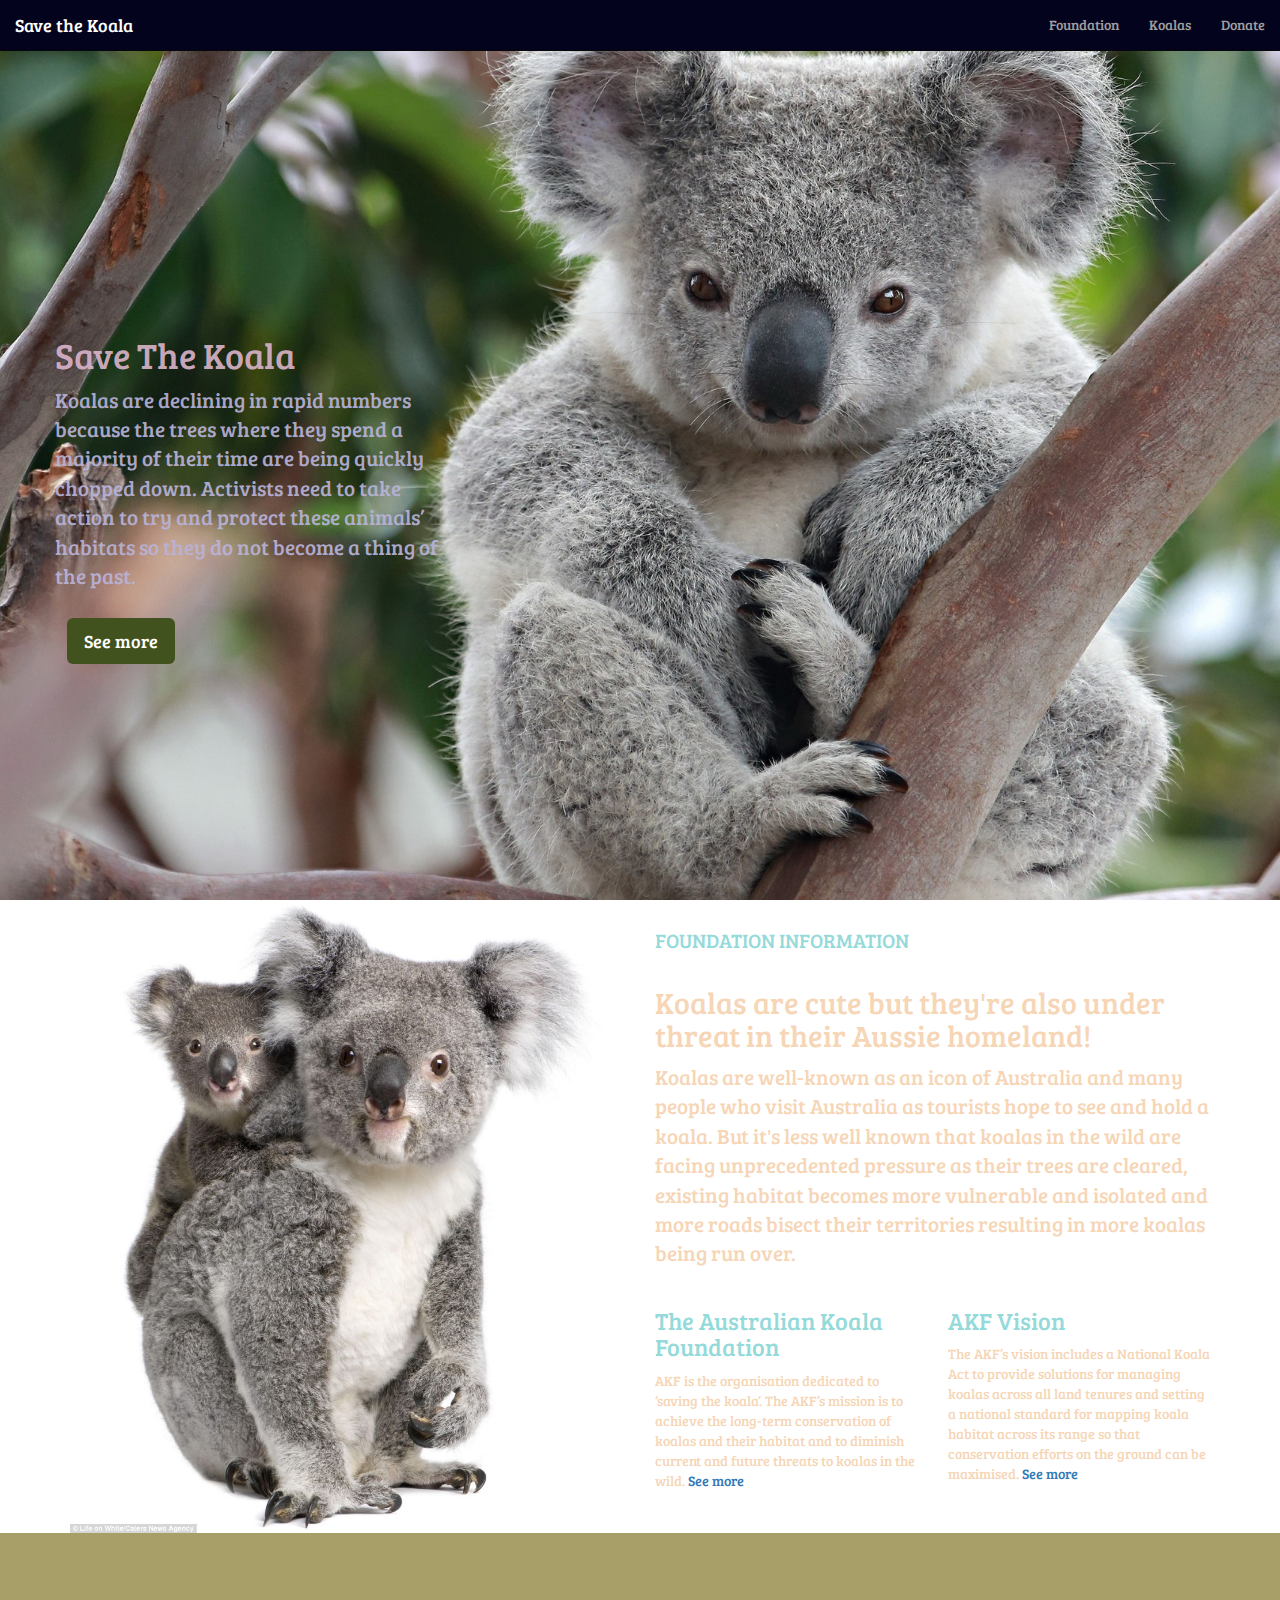
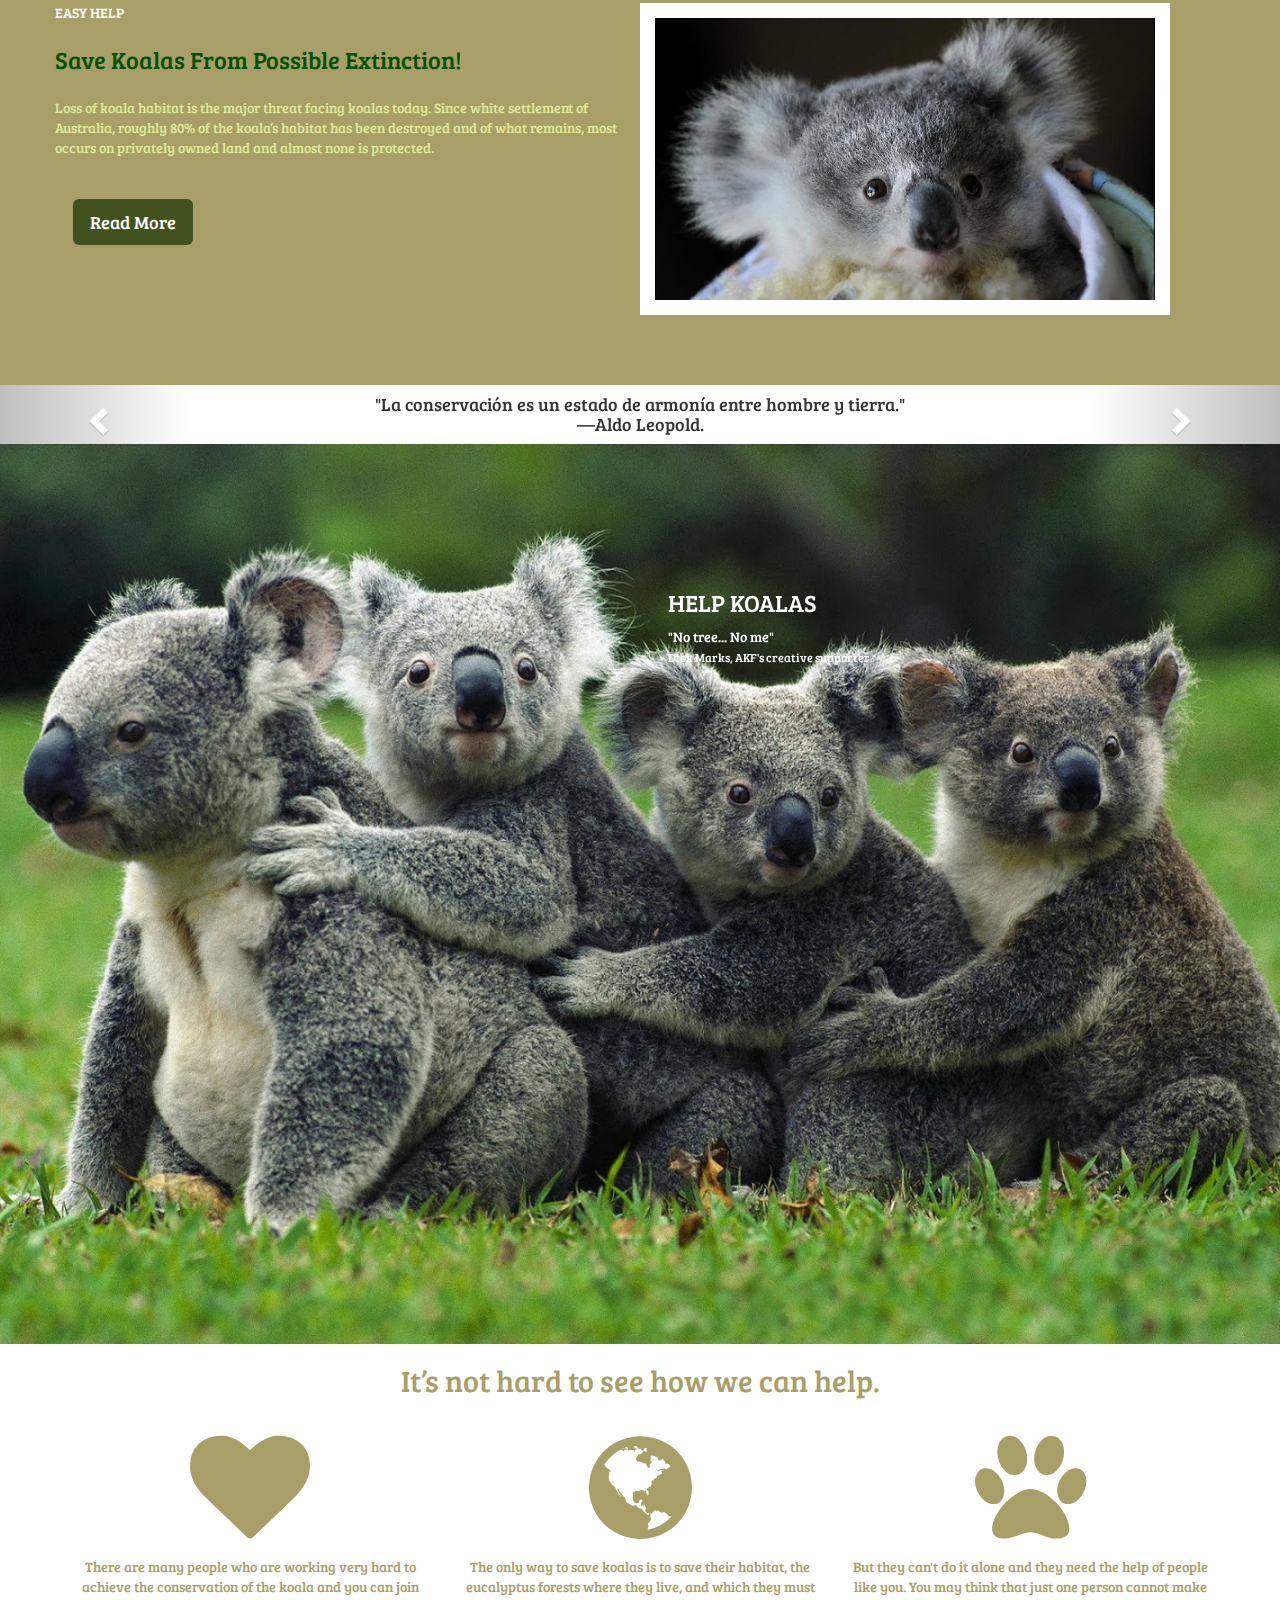
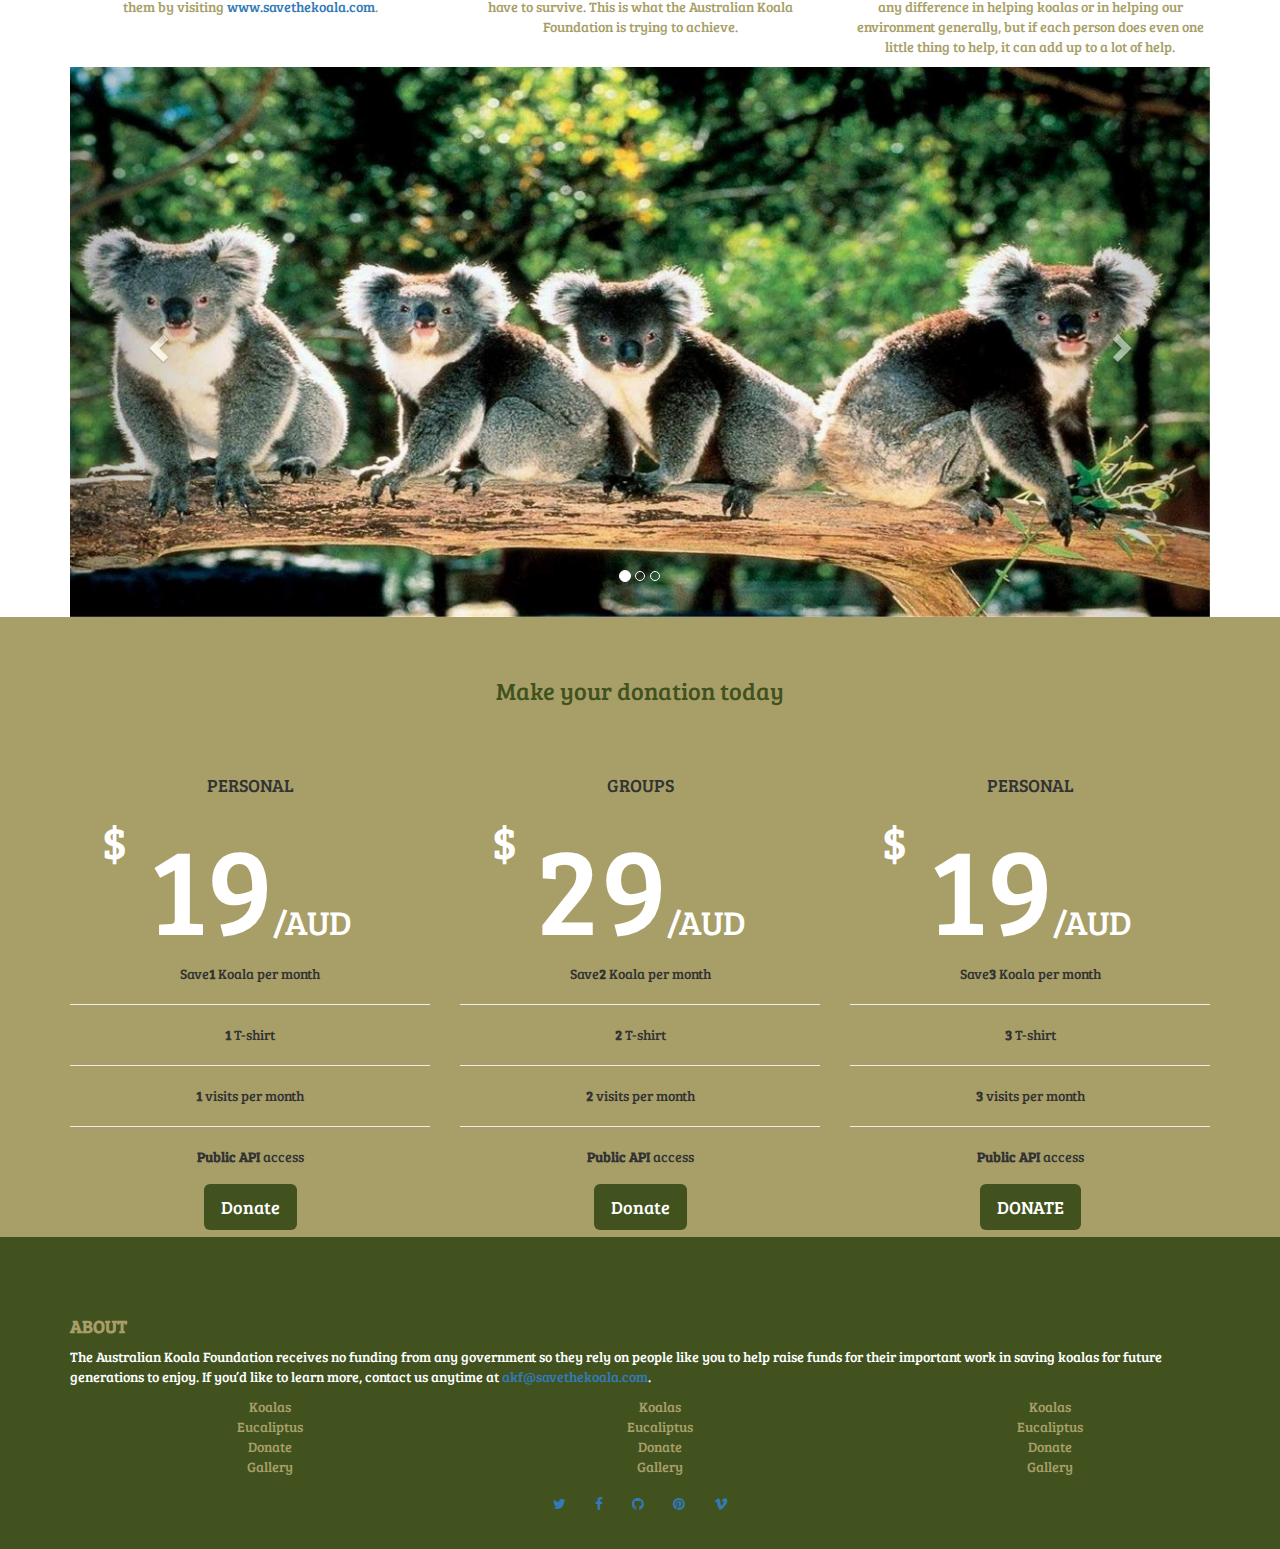
<file: index.html>
<!DOCTYPE html>
<html lang="en">
    <head>
        <head>
            <meta charset="UTF-8">
            <link href="https://fonts.googleapis.com/css?family=Bree+Serif" rel="stylesheet">
            <link rel="stylesheet" href="https://maxcdn.bootstrapcdn.com/font-awesome/4.7.0/css/font-awesome.min.css">
            <meta name="viewport" content="width=device-width, initial-scale=1">
            <link rel="stylesheet" href="https://maxcdn.bootstrapcdn.com/bootstrap/3.3.7/css/bootstrap.min.css">
            <script src="https://ajax.googleapis.com/ajax/libs/jquery/3.2.1/jquery.min.js"></script>
            <script src="https://maxcdn.bootstrapcdn.com/bootstrap/3.3.7/js/bootstrap.min.js"></script>
            <meta name="viewport" content="width=device-width, initial-scale=1, shrink-to-fit=no">
            <link rel="stylesheet" href="css/koala.css">
            <link rel="stylesheet" href="css/bootstrap.min.css">

            <title>Document</title>
        </head>
        <meta charset="UTF-8">
        <title>SAVE-THE-KOALA</title>
    </head>
    <header>

        <div  id="koala"  >
            <nav class="navbar navbar-inverse navbar-fixed-top">
                <div class="container-fluid">
                    <div   class="navbar-header">
                        <button type="button" class="navbar-toggle" data-toggle="collapse" data-target="#myNavbar">
                            <span class="icon-bar"></span>
                            <span class="icon-bar"></span>
                            <span class="icon-bar"></span>
                        </button>
                        <a class="navbar-brand" href="#">Save the Koala</a>
                    </div>
                    <div class="collapse navbar-collapse" id="myNavbar">
                        <ul  class="nav navbar-nav navbar-right">
                            <li><a href="#foundation">Foundation</a></li>
                            <li><a href="#easy-help">Koalas</a></li>
                            <li><a href="#donate">Donate</a></li>
                        </ul>
                    </div>
                </div>
            </nav>
            <div class="container">
                <div class="row">
                    <div class="saveKoala">
                        <h1>Save The Koala</h1>
                        <p class="lead">Koalas are declining in rapid numbers because the trees where they spend a majority of their time are being quickly chopped down. Activists need to take action to try and protect these animals’ habitats so they do not become a thing of the past.</p>
                        <button class="btn btn-default btn-lg" data-toggle="tooltip" data-placement="bottom" title="Do it for them!">See more</button>
                    </div>
                </div>
            </div>
        </div>
    </header>
    <body>
        <section id="foundation" >
            <div class="container" >
                <div class="row">
                    <div class=" col-sm-6  " >
                        <img id="koalatres" src="docs/img/tres.jpg" class="img-responsive" alt="">
                    </div>
                    <div class="col-sm-6" >
                        <h2>
                            <small>FOUNDATION INFORMATION</small>
                            <br><br>
                            <p>
                            Koalas are cute but they're also under threat in their Aussie homeland!</p>
                        </h2>
                        <p class="lead">Koalas are well-known as an icon of Australia and many people who visit Australia as tourists hope to see and hold a koala. But it's less well known that koalas in the wild are facing unprecedented pressure as their trees are cleared, existing habitat becomes more vulnerable and isolated and more roads bisect their territories resulting in more koalas being run over.</p>
                        <div class="row">
                            <div class="col-xs-6">
                                <h3>The Australian Koala Foundation</h3>
                                <p>AKF is the organisation dedicated to ‘saving the koala’. The AKF’s mission is to achieve the long-term conservation of koalas and their habitat and to diminish current and future threats to koalas in the wild. <a href="#">See more</a></p>
                            </div>
                            <div class="col-xs-6">
                                <h3>AKF Vision</h3>
                                <p>The AKF’s vision includes a National Koala Act to provide solutions for managing koalas across all land tenures and setting a national standard for mapping koala habitat across its range so that conservation efforts on the ground can be maximised. <a href="#">See more</a></p>
                            </div>
                        </div>
                    </div>
                </div>
            </div>
        </section>
        <section id="easy-help">
            <div class="container">
                <div class="row">
                    <div class="col-md-6">
                        <div >EASY HELP</div> <br>
                        <div>
                            <font size="5" color="rgb(65, 82, 31)" >Save Koalas From Possible Extinction!</font>
                        </div>
                        <br> <p> Loss of koala habitat is the major threat facing koalas today. Since white settlement of Australia, roughly 80% of the koala’s habitat has been destroyed and of what remains, most occurs on privately owned land and almost none is protected.</p> <br>
                        <!-- Trigger the modal with a button -->
                        <button type="button" class="btn btn-default btn-lg" data-toggle="modal" data-target="#myModal">Read More</button>

                        <!-- Modal -->
                        <div class="modal fade" id="myModal" role="dialog">
                            <div class="modal-dialog">

                                <!-- Modal content-->
                                <div class="modal-content">
                                    <div class="modal-header">
                                        <button type="button" class="close" data-dismiss="modal">&times;</button>
                                        <h4 class="modal-title">Koala</h4>
                                    </div>
                                    <div class="modal-body">
                                        <p>The koala (Phascolarctos cinereus, or, inaccurately, koala bear[a]) is an arboreal herbivorous marsupial native to Australia. It is the only extant representative of the family Phascolarctidae and its closest living relatives are the wombats. The koala is found in coastal areas of the mainland's eastern and southern regions, inhabiting Queensland, New South Wales, Victoria, and South Australia. It is easily recognisable by its stout, tailless body and large head with round, fluffy ears and large, spoon-shaped nose. The koala has a body length of 60–85 cm (24–33 in) and weighs 4–15 kg (9–33 lb). Pelage colour ranges from silver grey to chocolate brown. Koalas from the northern populations are typically smaller and lighter in colour than their counterparts further south. These populations possibly are separate subspecies, but this is disputed.</p>
                                    </div>
                                    <div class="modal-footer">
                                        <button type="button" class="btn btn-success" data-dismiss="modal">Cerrar</button>
                                    </div>
                                </div>

                            </div>
                        </div>
                    </div>

                    <div class="col-md-6">
                        <div>
                            <img class="img-responsive" src="docs/img/cosita.jpg" width="530px" alt="">
                        </div>

                    </div>
                </div>
            </div>

        </section>
        <section>
            <div id="Carousel" class="carousel slide text-center" data-ride="carousel">

    <!-- Wrapper for slides -->
    <div class="carousel-inner" role="listbox">
      <div class="item active">
        <h4>"La conservación es un estado de armonía entre hombre y tierra."<br><span> —Aldo Leopold.</span></h4>
      </div>
      <div class="item">
        <h4>"El alma se nutre a través del silencio, el estudio, el consumo justo, el contacto con la naturaleza y el conocimiento de uno mismo."<br><span>— Alberto D. Fraila Oliver.</span></h4>
      </div>
      <div class="item">
        <h4>"Al final, conservaremos lo que amamos. Amaremos lo que comprendemos. Entenderemos lo que nos han enseñado."<br><span>— Baba Dioum.</span></h4>
      </div>
    </div>

    <!-- Left and right controls -->
    <a class="left carousel-control" href="#Carousel" role="button" data-slide="prev">
      <span class="glyphicon glyphicon-chevron-left" aria-hidden="true"></span>
      <span class="sr-only">Previous</span>
    </a>
    <a class="right carousel-control" href="#Carousel" role="button" data-slide="next">
      <span class="glyphicon glyphicon-chevron-right" aria-hidden="true"></span>
      <span class="sr-only">Next</span>
    </a>
  </div>
        </section>
        <section id="help-koala" >
            <div class="container">
                <div class="row" >
                    <h3>HELP KOALAS</h3>
                    <font>"No tree... No me"</font><br>
                    <small>Dick Marks, AKF's creative supporter</small>
                </div>
            </div>
        </section>
        <section id="donate" >
            <div class="text-center">
                <h2>
                    It’s not hard to see how we can help.</h2>
            </div>
            <div class="container">
                <div class="row">
                    <div class="col-md-4  text-center ">
                        <div>
                            <h2><i class="fa fa-heart fa-4x" aria-hidden="true"></i></h2>
                            <p>
                                There are many people who are working very hard to achieve the conservation of the koala and you can join them by visiting <a href="#">www.savethekoala.com</a>.
                            </p>
                        </div>
                    </div>
                    <div class="col-md-4  text-center">
                        <div >
                            <h2>
                                <i class="fa fa-globe fa-4x" aria-hidden="true"></i>
                            </h2>
                            <p>
                                The only way to save koalas is to save their habitat, the eucalyptus forests where they live, and which they must have to survive. This is what the Australian Koala Foundation is trying to achieve.
                            </p>
                        </div>
                    </div>
                    <div class="col-md-4  text-center">
                        <div>
                            <h2>
                                <i class="fa fa-paw fa-4x" aria-hidden="true"></i>
                            </h2>
                            <p>
                                But they can't do it alone and they need the help of people like you. You may think that just one person cannot make any difference in helping koalas or in helping our environment generally, but if each person does even one little thing to help, it can add up to a lot of help.
                            </p>
                        </div>
                    </div>
                </div>
            </div>
            <div class="container">
                <div id="myCarousel" class="carousel slide" data-ride="carousel">
                    <!-- Indicators -->
                    <ol class="carousel-indicators">
                        <li data-target="#myCarousel" data-slide-to="0" class="active"></li>
                        <li data-target="#myCarousel" data-slide-to="1"></li>
                        <li data-target="#myCarousel" data-slide-to="2"></li>
                    </ol>

                    <!-- Wrapper for slides -->
                    <div class="carousel-inner">

                        <div class="item active">
                            <img src="docs/img/k1.jpg" style="width:100%;">

                        </div>

                        <div class="item">
                            <img src="docs/img/k2.jpg"  style="width:100%;">

                        </div>

                        <div class="item">
                            <img src="docs/img/k3.jpg"  style="width:100%;">

                        </div>
                        <div class="item">
                            <img src="docs/img/k4.jpg"  style="width:100%;">

                        </div>
                        <div class="item">
                            <img src="docs/img/k5.jpg"  style="width:100%;">

                        </div>

                    </div>

                    <!-- Left and right controls -->
                    <a class="left carousel-control" href="#myCarousel" data-slide="prev">
                        <span class="glyphicon glyphicon-chevron-left"></span>
                        <span class="sr-only">Previous</span>
                    </a>
                    <a class="right carousel-control" href="#myCarousel" data-slide="next">
                        <span class="glyphicon glyphicon-chevron-right"></span>
                        <span class="sr-only">Next</span>
                    </a>
                </div>
            </div>
        </section>
        <section id="donation-today" >
            <div class="container">
                <div  class="text-center">

                    <font  size="5" color="#41521F" >Make your donation today </font>
                </div>

                <div class="row">
                    <div class="col-md-4 text-center">
                        <div>
                            <h4>PERSONAL</h4>
                            <h1>19</h1>
                            <p>Save<b>1</b>  Koala per month</p> <hr>
                            <p><b>1</b> T-shirt</p> <hr>
                            <p><b>1</b> visits per month</p> <hr>
                            <p><b>Public API</b> access</p>
                            <button type="button" class="btn btn-default btn-lg" data-toggle="modal" data-target="#modal1">Donate</button>

                            <!-- Modal -->
                            <div class="modal fade" id="modal1" role="dialog">
                                <div class="modal-dialog">

                                    <!-- Modal content-->
                                    <div class="modal-content">
                                        <div class="modal-header">
                                            <button type="button" class="close" data-dismiss="modal">&times;</button>
                                            <h4 class="modal-title">Tu donacion se realizo con exito</h4>
                                        </div>
                                        <div class="modal-body">
                                            <p>Some text in the modal.</p>
                                        </div>
                                        <div class="modal-footer">
                                            <button type="button" class="btn btn-success" data-dismiss="modal">Cerrar</button>
                                        </div>
                                    </div>

                                </div>
                            </div>
                        </div>
                    </div>
                    <div class="col-md-4 text-center">
                        <div>
                            <h4>GROUPS</h4>
                            <h1>29</h1>
                            <p>Save<b>2</b>  Koala per month</p> <hr>
                            <p><b>2</b> T-shirt</p> <hr>
                            <p><b>2</b> visits per month</p> <hr>
                            <p><b>Public API</b> access</p>
                            <button type="button" class="btn btn-default btn-lg" data-toggle="modal" data-target="#modal1">Donate</button>
                        </div>
                    </div>
                    <div class="col-md-4  text-center">
                        <div>
                            <h4>PERSONAL</h4>
                            <h1>19</h1>
                            <p>Save<b>3</b>  Koala per month</p> <hr>
                            <p><b>3</b> T-shirt</p> <hr>
                            <p><b>3</b> visits per month</p> <hr>
                            <p><b>Public API</b> access</p>
                            <a class="btn btn-default btn-lg" role="button" data-toggle="collapse" href="#collapseExample" aria-expanded="false" aria-controls="collapseExample">DONATE</a>
                            <div class="collapse" id="collapseExample">
                                <div class="well">
                                    <p>Sorry, we can not make your request at the moment.</p>
                                </div>
                            </div>

                        </div>
                    </div>
                </div>
            </div>
        </section>
    </body>
    <footer>
        <div class="container">
            <div class="row">
                <div class="col-xs-12 ">
                    <h4>ABOUT</h4>
                    <p>The Australian Koala Foundation receives no funding from any government so they rely on people like you to help raise funds for their important work in saving koalas for future generations to enjoy. If you’d like to learn more, contact us anytime at <a href="#">akf@savethekoala.com</a>.</p>
                </div>
                <div class="col-xs-12 ">
                    <div class="row">
                        <div class="col-xs-4 text-center ">
                            <ul>
                                <li><a href="#">Koalas</a></li>
                                <li><a href="#">Eucaliptus</a></li>
                                <li><a href="#">Donate</a></li>
                                <li><a href="#">Gallery</a></li>
                            </ul>
                        </div>
                        <div class="col-xs-4 text-center">
                            <ul>
                                <li><a href="#">Koalas</a></li>
                                <li><a href="#">Eucaliptus</a></li>
                                <li><a href="#">Donate</a></li>
                                <li><a href="#">Gallery</a></li>
                            </ul>
                        </div>
                        <div class="col-xs-4 text-center" >
                            <ul>
                                <li><a href="#">Koalas</a></li>
                                <li><a href="#">Eucaliptus</a></li>
                                <li><a href="#">Donate</a></li>
                                <li><a href="#">Gallery</a></li>
                            </ul>
                        </div>
                    </div>
                </div>
            </div>
        </div>
        <div class="text-center">
            <a href="https://twitter.com/?lang=es" class="btn btn-social-icon btn-twitter">
                <span class="fa fa-twitter"></span>
            </a>
            <a href="https://es-la.facebook.com/" class="btn btn-social-icon btn-facebook">
                <span class="fa fa-facebook"></span>
            </a>        <a href="https://github.com/" class="btn btn-social-icon btn-github">
            <span class="fa fa-github"></span>
            </a>        <a href="https://es.pinterest.com/" class="btn btn-social-icon btn-pinterest">
            <span class="fa fa-pinterest"></span>
            </a>        <a href="https://vimeo.com/" class="btn btn-social-icon btn-vimeo">
            <span class="fa fa-vimeo"></span>
            </a>
        </div>

    </footer>
</html>
<!-- Seccion bienvenida
Save The Koala
Koalas are declining in rapid numbers because the trees where they spend a majority of their time are being quickly chopped down. Activists need to take action to try and protect these animals’ habitats so they do not become a thing of the past. -->

<!-- seccion 2
FOUNDATION INFORMATION
Koalas are cute but they're also under threat in their Aussie homeland!
Koalas are well-known as an icon of Australia and many people who visit Australia as tourists hope to see and hold a koala. But it's less well known that koalas in the wild are facing unprecedented pressure as their trees are cleared, existing habitat becomes more vulnerable and isolated and more roads bisect their territories resulting in more koalas being run over.

The Australian Koala Foundation
AKF is the organisation dedicated to ‘saving the koala’. The AKF’s mission is to achieve the long-term conservation of koalas and their habitat and to diminish current and future threats to koalas in the wild. See more

AKF Vision
The AKF’s vision includes a National Koala Act to provide solutions for managing koalas across all land tenures and setting a national standard for mapping koala habitat across its range so that conservation efforts on the ground can be maximised.See more -->

<!-- seccion 3
EASY HELP
Save Koalas From Possible Extinction!
Loss of koala habitat is the major threat facing koalas today. Since white settlement of Australia, roughly 80% of the koala’s habitat has been destroyed and of what remains, most occurs on privately owned land and almost none is protected. -->

<!-- seccion 4
HELP KOALAS
“No Tree... No Me”
Dick Marks, AKF’s creative supporter -->

<!-- seccion seis

It’s not hard to see how we can help.

There are many people who are working very hard to achieve the conservation of the koala and you can join them by visiting www.savethekoala.com.

The only way to save koalas is to save their habitat, the eucalyptus forests where they live, and which they must have to survive. This is what the Australian Koala Foundation is trying to achieve.

But they can't do it alone and they need the help of people like you. You may think that just one person cannot make any difference in helping koalas or in helping our environment generally, but if each person does even one little thing to help, it can add up to a lot of help.-->

<!-- footer

ABOUT
The Australian Koala Foundation receives no funding from any government so they rely on people like you to help raise funds for their important work in saving koalas for future generations to enjoy. If you’d like to learn more, contact us anytime at akf@savethekoala.com.

Koalas
Eucaliptus
Donate
Gallery-->
</file>
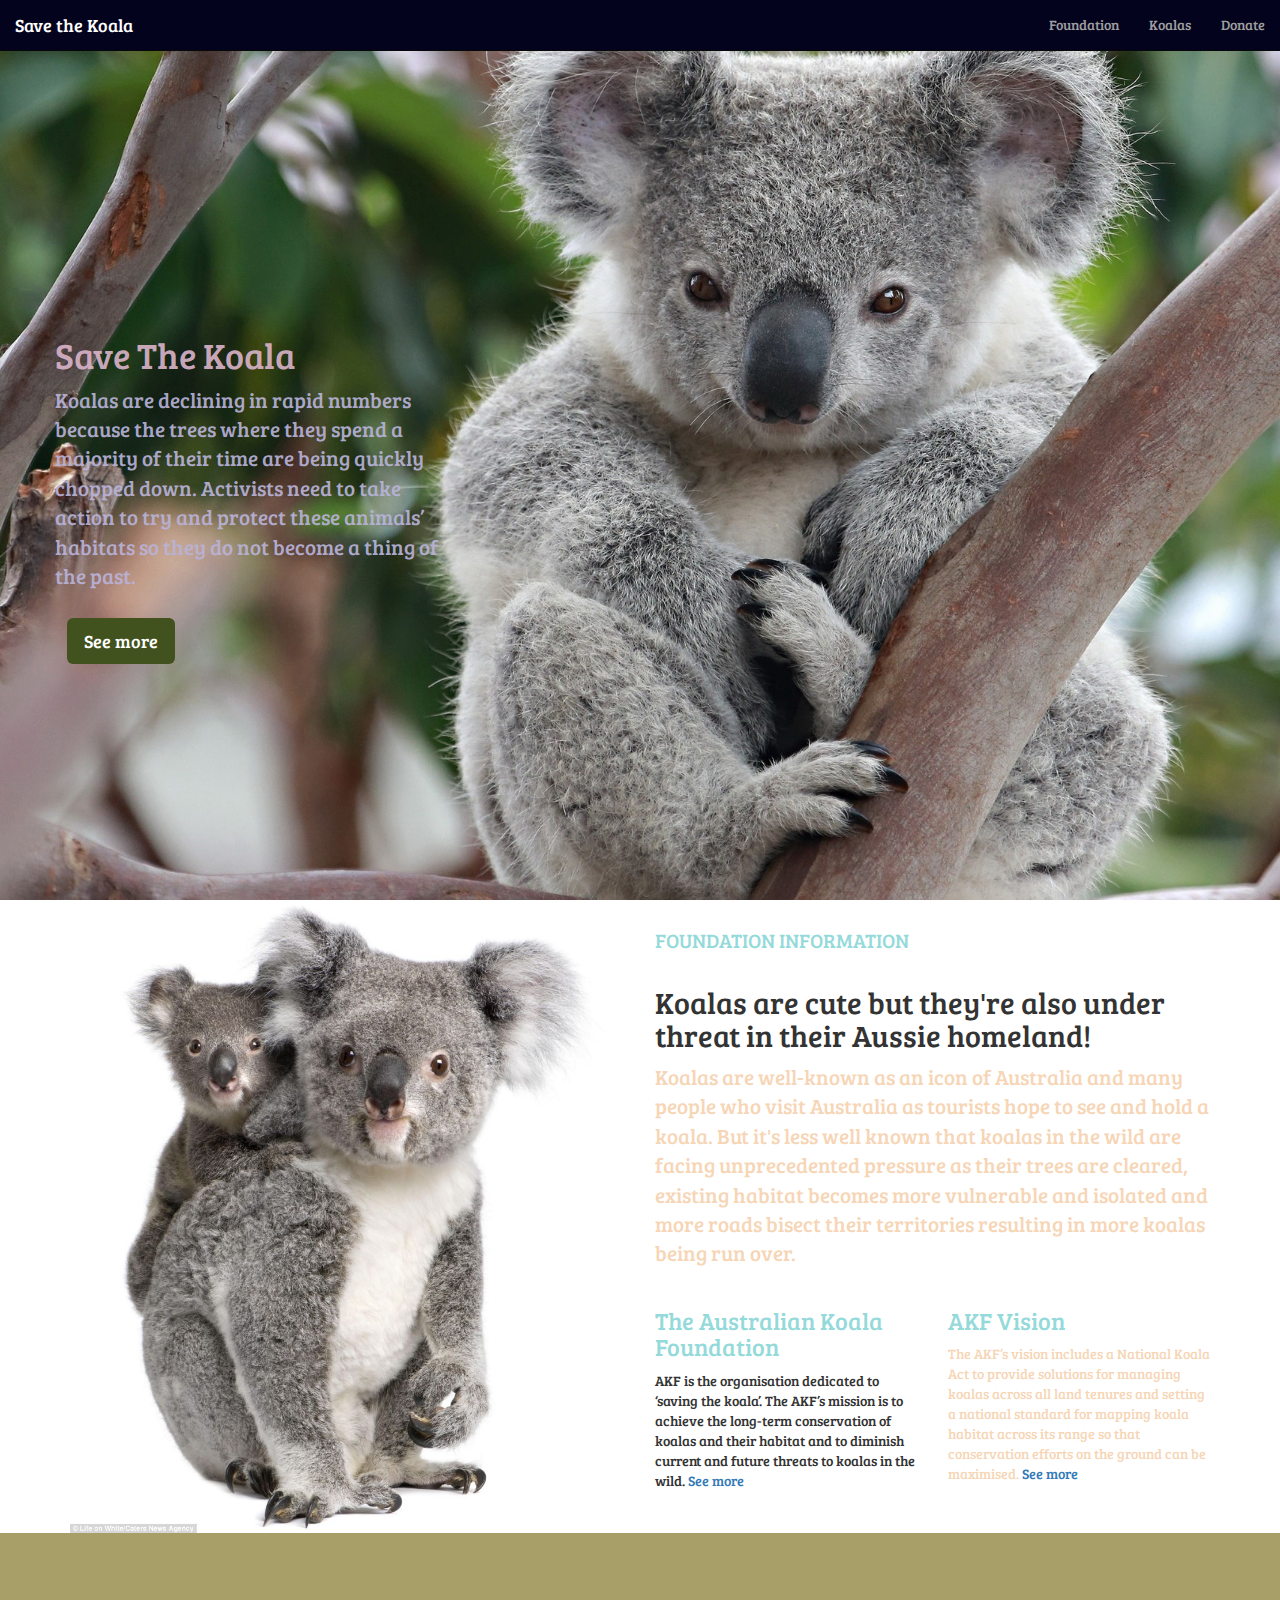
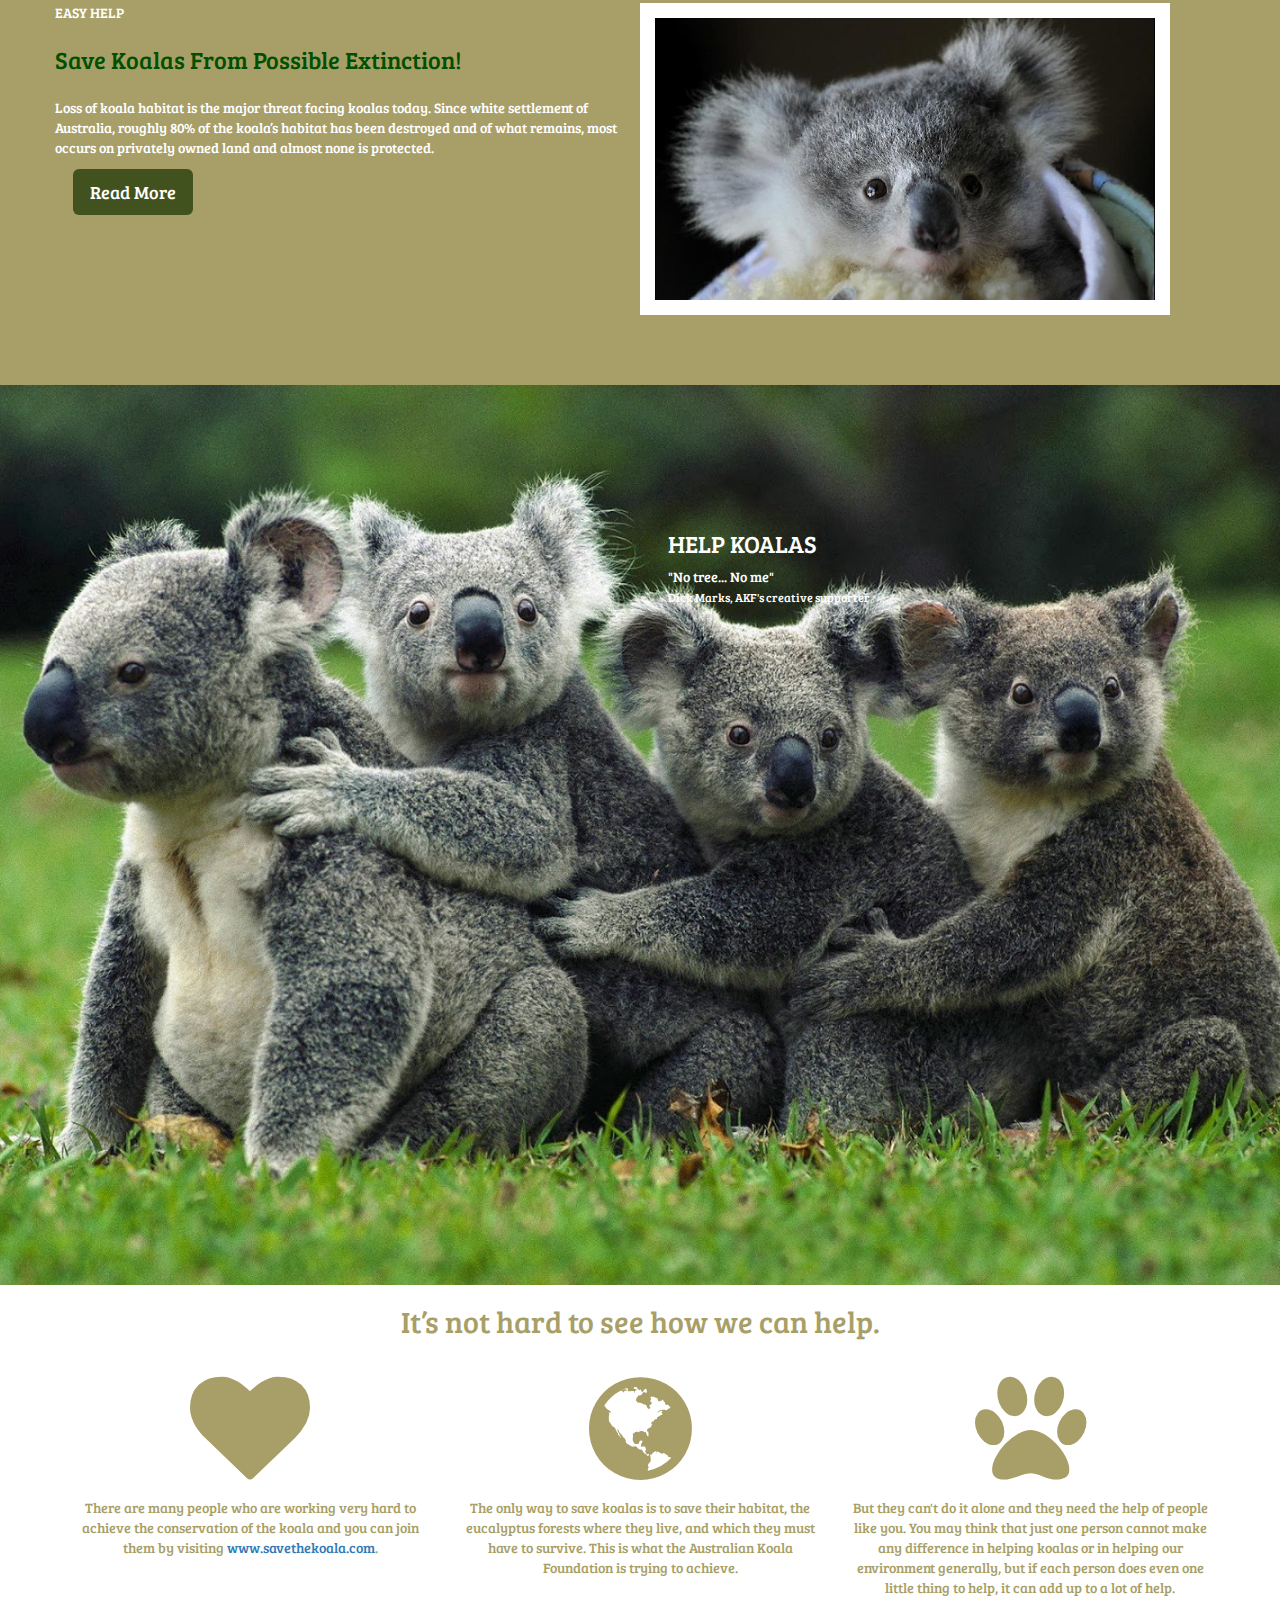
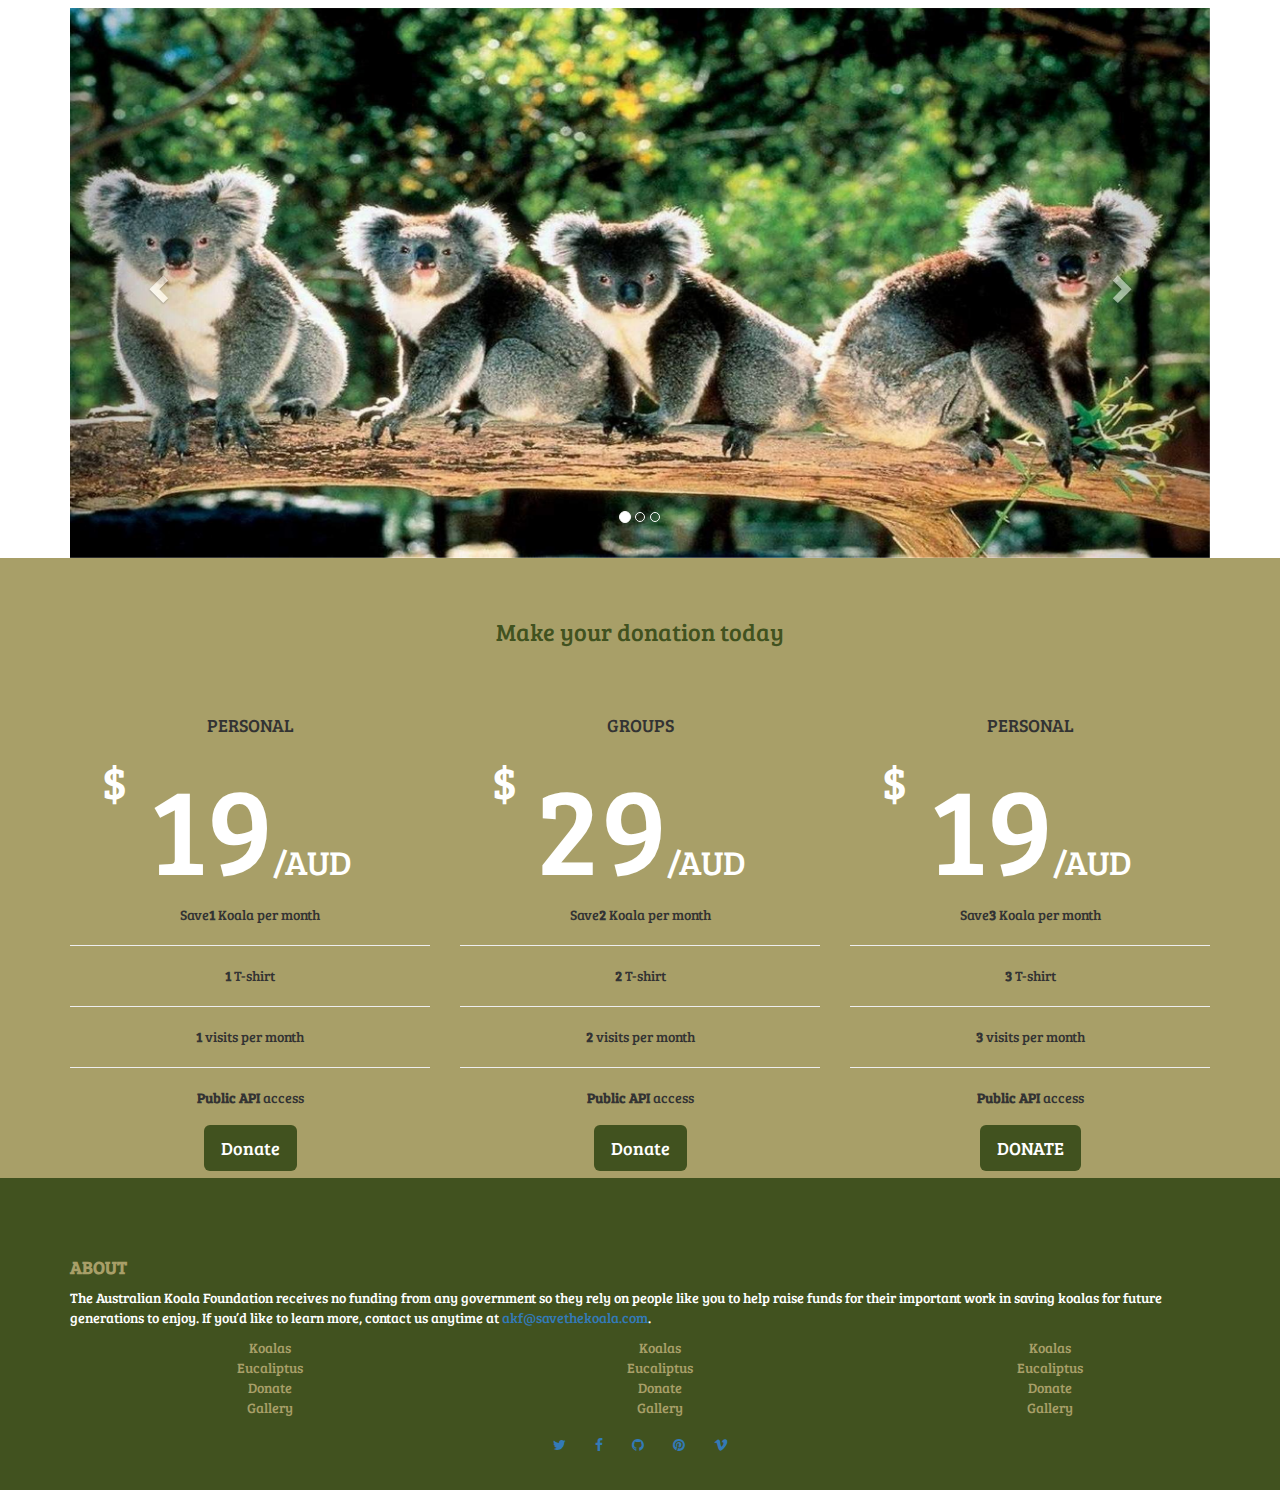
<file: koala.html>
<!DOCTYPE html>
<html lang="en">
    <head>
        <head>
            <meta charset="UTF-8">
            <link href="https://fonts.googleapis.com/css?family=Bree+Serif" rel="stylesheet">
            <link rel="stylesheet" href="https://maxcdn.bootstrapcdn.com/font-awesome/4.7.0/css/font-awesome.min.css">
            <meta name="viewport" content="width=device-width, initial-scale=1">
            <link rel="stylesheet" href="https://maxcdn.bootstrapcdn.com/bootstrap/3.3.7/css/bootstrap.min.css">
            <script src="https://ajax.googleapis.com/ajax/libs/jquery/3.2.1/jquery.min.js"></script>
            <script src="https://maxcdn.bootstrapcdn.com/bootstrap/3.3.7/js/bootstrap.min.js"></script>
            <meta name="viewport" content="width=device-width, initial-scale=1, shrink-to-fit=no">
            <link rel="stylesheet" href="css/koala.css">
            <link rel="stylesheet" href="css/bootstrap.min.css">

            <title>Document</title>
        </head>
        <meta charset="UTF-8">
        <title>SAVE-THE-KOALA</title>
    </head>
    <header>

        <div  id="koala"  >
            <nav class="navbar navbar-inverse navbar-fixed-top">
                <div class="container-fluid">
                    <div   class="navbar-header">
                        <button type="button" class="navbar-toggle" data-toggle="collapse" data-target="#myNavbar">
                            <span class="icon-bar"></span>
                            <span class="icon-bar"></span>
                            <span class="icon-bar"></span>
                        </button>
                        <a class="navbar-brand" href="#">Save the Koala</a>
                    </div>
                    <div class="collapse navbar-collapse" id="myNavbar">
                        <ul  class="nav navbar-nav navbar-right">
                            <li><a href="#foundation">Foundation</a></li>
                            <li><a href="#easy-help">Koalas</a></li>
                            <li><a href="#donate">Donate</a></li>
                        </ul>
                    </div>
                </div>
            </nav>
            <div class="container">
                <div class="row">
                    <div class="saveKoala">
                        <h1>Save The Koala</h1>
                        <p class="lead">Koalas are declining in rapid numbers because the trees where they spend a majority of their time are being quickly chopped down. Activists need to take action to try and protect these animals’ habitats so they do not become a thing of the past.</p>
                        <button class="btn btn-default btn-lg" data-toggle="tooltip" data-placement="bottom" title="Do it for them!">See more</button>
                    </div>
                </div>
            </div>
        </div>
    </header>
    <body>
        <section id="foundation" >
            <div class="container" >
                <div class="row">
                    <div class=" col-sm-6  " >
                        <img id="koalatres" src="../docs/img/tres.jpg" class="img-responsive" alt="">
                    </div>
                    <div class=" col-sm-6" >
                        <h2>
                            <small>FOUNDATION INFORMATION</small>
                            <br><br>
                            Koalas are cute but they're also under threat in their Aussie homeland!
                        </h2>
                        <p class="lead">Koalas are well-known as an icon of Australia and many people who visit Australia as tourists hope to see and hold a koala. But it's less well known that koalas in the wild are facing unprecedented pressure as their trees are cleared, existing habitat becomes more vulnerable and isolated and more roads bisect their territories resulting in more koalas being run over.</p>
                        <div class="row">
                            <div class="col-xs-6">
                                <h3>The Australian Koala Foundation</h3>
                                <p></p>AKF is the organisation dedicated to ‘saving the koala’. The AKF’s mission is to achieve the long-term conservation of koalas and their habitat and to diminish current and future threats to koalas in the wild. <a href="#">See more</a>
                            </div>
                            <div class="col-xs-6">
                                <h3>AKF Vision</h3>
                                <p>The AKF’s vision includes a National Koala Act to provide solutions for managing koalas across all land tenures and setting a national standard for mapping koala habitat across its range so that conservation efforts on the ground can be maximised. <a href="#">See more</a></p>
                            </div>
                        </div>
                    </div>
                </div>
            </div>
        </section>
        <section id="easy-help">
            <div class="container">
                <div class="row">
                    <div class="col-md-6">
                        <div >EASY HELP</div> <br>
                        <div>
                            <font size="5" color="rgb(65, 82, 31)" >Save Koalas From Possible Extinction!</font>
                        </div> <br> Loss of koala habitat is the major threat facing koalas today. Since white settlement of Australia, roughly 80% of the koala’s habitat has been destroyed and of what remains, most occurs on privately owned land and almost none is protected. <br>
                        <!-- Trigger the modal with a button -->
                        <button type="button" class="btn btn-default btn-lg" data-toggle="modal" data-target="#myModal">Read More</button>

                        <!-- Modal -->
                        <div class="modal fade" id="myModal" role="dialog">
                            <div class="modal-dialog">

                                <!-- Modal content-->
                                <div class="modal-content">
                                    <div class="modal-header">
                                        <button type="button" class="close" data-dismiss="modal">&times;</button>
                                        <h4 class="modal-title">Koala</h4>
                                    </div>
                                    <div class="modal-body">
                                        <p>The koala (Phascolarctos cinereus, or, inaccurately, koala bear[a]) is an arboreal herbivorous marsupial native to Australia. It is the only extant representative of the family Phascolarctidae and its closest living relatives are the wombats. The koala is found in coastal areas of the mainland's eastern and southern regions, inhabiting Queensland, New South Wales, Victoria, and South Australia. It is easily recognisable by its stout, tailless body and large head with round, fluffy ears and large, spoon-shaped nose. The koala has a body length of 60–85 cm (24–33 in) and weighs 4–15 kg (9–33 lb). Pelage colour ranges from silver grey to chocolate brown. Koalas from the northern populations are typically smaller and lighter in colour than their counterparts further south. These populations possibly are separate subspecies, but this is disputed.</p>
                                    </div>
                                    <div class="modal-footer">
                                        <button type="button" class="btn btn-success" data-dismiss="modal">Cerrar</button>
                                    </div>
                                </div>

                            </div>
                        </div>
                    </div>

                    <div class="col-md-6">
                        <div>
                            <img class="img-responsive" src="docs/img/cosita.jpg" width="530px" alt="">
                        </div>

                    </div>
                </div>
            </div>
        </section>
        <section id="help-koala" >
            <div class="container">
                <div class="row" >
                    <h3>HELP KOALAS</h3>
                    <font>"No tree... No me"</font><br>
                    <small>Dick Marks, AKF's creative supporter</small>
                </div>
            </div>
        </section>
        <section id="donate" >
            <div class="text-center">
                <h2>
                    It’s not hard to see how we can help.</h2>
            </div>
            <div class="container">
                <div class="row">
                    <div class="col-md-4  text-center ">
                        <div>
                            <h2><i class="fa fa-heart fa-4x" aria-hidden="true"></i></h2>
                            <p>
                                There are many people who are working very hard to achieve the conservation of the koala and you can join them by visiting <a href="#">www.savethekoala.com</a>.
                            </p>
                        </div>
                    </div>
                    <div class="col-md-4  text-center">
                        <div >
                            <h2>
                                <i class="fa fa-globe fa-4x" aria-hidden="true"></i>
                            </h2>
                            <p>
                                The only way to save koalas is to save their habitat, the eucalyptus forests where they live, and which they must have to survive. This is what the Australian Koala Foundation is trying to achieve.
                            </p>
                        </div>
                    </div>
                    <div class="col-md-4  text-center">
                        <div>
                            <h2>
                                <i class="fa fa-paw fa-4x" aria-hidden="true"></i>
                            </h2>
                            <p>
                                But they can't do it alone and they need the help of people like you. You may think that just one person cannot make any difference in helping koalas or in helping our environment generally, but if each person does even one little thing to help, it can add up to a lot of help.
                            </p>
                        </div>
                    </div>
                </div>
            </div>
            <div class="container">
                <div id="myCarousel" class="carousel slide" data-ride="carousel">
                    <!-- Indicators -->
                    <ol class="carousel-indicators">
                        <li data-target="#myCarousel" data-slide-to="0" class="active"></li>
                        <li data-target="#myCarousel" data-slide-to="1"></li>
                        <li data-target="#myCarousel" data-slide-to="2"></li>
                    </ol>

                    <!-- Wrapper for slides -->
                    <div class="carousel-inner">

                        <div class="item active">
                            <img src="../docs/img/k1.jpg" style="width:100%;">

                        </div>

                        <div class="item">
                            <img src="../docs/img/k2.jpg"  style="width:100%;">

                        </div>

                        <div class="item">
                            <img src="../docs/img/k3.jpg"  style="width:100%;">

                        </div>
                        <div class="item">
                            <img src="../docs/img/k4.jpg"  style="width:100%;">

                        </div>
                        <div class="item">
                            <img src="../docs/img/k5.jpg"  style="width:100%;">

                        </div>

                    </div>

                    <!-- Left and right controls -->
                    <a class="left carousel-control" href="#myCarousel" data-slide="prev">
                        <span class="glyphicon glyphicon-chevron-left"></span>
                        <span class="sr-only">Previous</span>
                    </a>
                    <a class="right carousel-control" href="#myCarousel" data-slide="next">
                        <span class="glyphicon glyphicon-chevron-right"></span>
                        <span class="sr-only">Next</span>
                    </a>
                </div>
            </div>
        </section>
        <section id="donation-today" >
            <div class="container">
                <div  class="text-center">

                    <font  size="5" color="#41521F" >Make your donation today </font>
                </div>

                <div class="row">
                    <div class="col-md-4 text-center">
                        <div>
                            <h4>PERSONAL</h4>
                            <h1>19</h1>
                            <p>Save<b>1</b>  Koala per month</p> <hr>
                            <p><b>1</b> T-shirt</p> <hr>
                            <p><b>1</b> visits per month</p> <hr>
                            <p><b>Public API</b> access</p>
                            <button type="button" class="btn btn-default btn-lg" data-toggle="modal" data-target="#modal1">Donate</button>

                            <!-- Modal -->
                            <div class="modal fade" id="modal1" role="dialog">
                                <div class="modal-dialog">

                                    <!-- Modal content-->
                                    <div class="modal-content">
                                        <div class="modal-header">
                                            <button type="button" class="close" data-dismiss="modal">&times;</button>
                                            <h4 class="modal-title">Tu donacion se realizo con exito</h4>
                                        </div>
                                        <div class="modal-body">
                                            <p>Some text in the modal.</p>
                                        </div>
                                        <div class="modal-footer">
                                            <button type="button" class="btn btn-success" data-dismiss="modal">Cerrar</button>
                                        </div>
                                    </div>

                                </div>
                            </div>
                        </div>
                    </div>
                    <div class="col-md-4 text-center">
                        <div>
                            <h4>GROUPS</h4>
                            <h1>29</h1>
                            <p>Save<b>2</b>  Koala per month</p> <hr>
                            <p><b>2</b> T-shirt</p> <hr>
                            <p><b>2</b> visits per month</p> <hr>
                            <p><b>Public API</b> access</p>
                            <button type="button" class="btn btn-default btn-lg" data-toggle="modal" data-target="#modal1">Donate</button>
                        </div>
                    </div>
                    <div class="col-md-4  text-center">
                        <div>
                            <h4>PERSONAL</h4>
                            <h1>19</h1>
                            <p>Save<b>3</b>  Koala per month</p> <hr>
                            <p><b>3</b> T-shirt</p> <hr>
                            <p><b>3</b> visits per month</p> <hr>
                            <p><b>Public API</b> access</p>
                            <a class="btn btn-default btn-lg" role="button" data-toggle="collapse" href="#collapseExample" aria-expanded="false" aria-controls="collapseExample">DONATE</a>
                            <div class="collapse" id="collapseExample">
                                <div class="well">
                                    <p>Sorry, we can not make your request at the moment.</p>
                                </div>
                            </div>

                        </div>
                    </div>
                </div>
            </div>
        </section>
    </body>
    <footer>
        <div class="container">
            <div class="row">
                <div class="col-xs-12 ">
                    <h4>ABOUT</h4>
                    <p>The Australian Koala Foundation receives no funding from any government so they rely on people like you to help raise funds for their important work in saving koalas for future generations to enjoy. If you’d like to learn more, contact us anytime at <a href="#">akf@savethekoala.com</a>.</p>
                </div>
                <div class="col-xs-12 ">
                    <div class="row">
                        <div class="col-xs-4 text-center ">
                            <ul>
                                <li><a href="#">Koalas</a></li>
                                <li><a href="#">Eucaliptus</a></li>
                                <li><a href="#">Donate</a></li>
                                <li><a href="#">Gallery</a></li>
                            </ul>
                        </div>
                        <div class="col-xs-4 text-center">
                            <ul>
                                <li><a href="#">Koalas</a></li>
                                <li><a href="#">Eucaliptus</a></li>
                                <li><a href="#">Donate</a></li>
                                <li><a href="#">Gallery</a></li>
                            </ul>
                        </div>
                        <div class="col-xs-4 text-center" >
                            <ul>
                                <li><a href="#">Koalas</a></li>
                                <li><a href="#">Eucaliptus</a></li>
                                <li><a href="#">Donate</a></li>
                                <li><a href="#">Gallery</a></li>
                            </ul>
                        </div>
                    </div>
                </div>
            </div>
        </div>
        <div class="text-center">
            <a href="https://twitter.com/?lang=es" class="btn btn-social-icon btn-twitter">
                <span class="fa fa-twitter"></span>
            </a>
            <a href="https://es-la.facebook.com/" class="btn btn-social-icon btn-facebook">
                <span class="fa fa-facebook"></span>
            </a>        <a href="https://github.com/" class="btn btn-social-icon btn-github">
            <span class="fa fa-github"></span>
            </a>        <a href="https://es.pinterest.com/" class="btn btn-social-icon btn-pinterest">
            <span class="fa fa-pinterest"></span>
            </a>        <a href="https://vimeo.com/" class="btn btn-social-icon btn-vimeo">
            <span class="fa fa-vimeo"></span>
            </a>
        </div>

    </footer>
</html>
<!-- Seccion bienvenida
Save The Koala
Koalas are declining in rapid numbers because the trees where they spend a majority of their time are being quickly chopped down. Activists need to take action to try and protect these animals’ habitats so they do not become a thing of the past. -->

<!-- seccion 2
FOUNDATION INFORMATION
Koalas are cute but they're also under threat in their Aussie homeland!
Koalas are well-known as an icon of Australia and many people who visit Australia as tourists hope to see and hold a koala. But it's less well known that koalas in the wild are facing unprecedented pressure as their trees are cleared, existing habitat becomes more vulnerable and isolated and more roads bisect their territories resulting in more koalas being run over.

The Australian Koala Foundation
AKF is the organisation dedicated to ‘saving the koala’. The AKF’s mission is to achieve the long-term conservation of koalas and their habitat and to diminish current and future threats to koalas in the wild. See more

AKF Vision
The AKF’s vision includes a National Koala Act to provide solutions for managing koalas across all land tenures and setting a national standard for mapping koala habitat across its range so that conservation efforts on the ground can be maximised.See more -->

<!-- seccion 3
EASY HELP
Save Koalas From Possible Extinction!
Loss of koala habitat is the major threat facing koalas today. Since white settlement of Australia, roughly 80% of the koala’s habitat has been destroyed and of what remains, most occurs on privately owned land and almost none is protected. -->

<!-- seccion 4
HELP KOALAS
“No Tree... No Me”
Dick Marks, AKF’s creative supporter -->

<!-- seccion seis

It’s not hard to see how we can help.

There are many people who are working very hard to achieve the conservation of the koala and you can join them by visiting www.savethekoala.com.

The only way to save koalas is to save their habitat, the eucalyptus forests where they live, and which they must have to survive. This is what the Australian Koala Foundation is trying to achieve.

But they can't do it alone and they need the help of people like you. You may think that just one person cannot make any difference in helping koalas or in helping our environment generally, but if each person does even one little thing to help, it can add up to a lot of help.-->

<!-- footer

ABOUT
The Australian Koala Foundation receives no funding from any government so they rely on people like you to help raise funds for their important work in saving koalas for future generations to enjoy. If you’d like to learn more, contact us anytime at akf@savethekoala.com.

Koalas
Eucaliptus
Donate
Gallery-->
</file>
<file: css/koala.css>
* {
    font-family: 'Bree Serif', serif;
}
nav div  {
    background-color: transparent;
}
.saveKoala h1 {
    color: rgba(217, 179, 201, 0.92);
}
.saveKoala p {
    color: rgba(185, 179, 217, 0.92)
}

.nav li {
    color: white;
}
.container-fluid, .navbar {
    background-color: #04031d;
}
.container{

    width: 100%;
    height: 100%;
}
.col-sm-6 + .col-sm-6 small, .col-xs-6 h3 {
    color: rgba(65, 190, 190, 0.57);
}
.col-sm-6 + .col-sm-6 p {
    color: rgba(237, 168, 100, 0.49);
}

#koala{
    width: 100%;
    height: 100%;
    position: relative;
    background-image: url(../docs/img/portada.jpg);
    min-height: 100vh;
    background-size: cover;
    background-position: center;
    color: white;

}


.saveKoala {
    color: white;
    position: absolute;
    width: 30%;
    top: 35%;
}


#easy-help {
    margin: 0%;
    padding: 0%;
    border: 0%;
    color: white;
    background-color: #A89F68;
}
#easy-help .col-md-6 {
    padding: 5em 0;
}
#easy-help .col-md-6 p{
    color:rgb(223, 232, 155);
}

.container .btn {
    color: white;
    background-color: rgb(65, 82, 31);

    border-color: transparent;
    margin: 2% 3%;

}
.col-md-6 >div >img {
    border: 15px solid white;
}

#help-koala{
    width: 100%;
    height: 100%;
    position: relative;
    background-image: url(../docs/img/all.jpg);
    min-height: 100vh;
    background-size: cover;
    background-position: center;
    color: white;
}
#help-koala .container .row {
    width: 25%;
    position: absolute;
    top: 14%;
    right: 24%;
}
h1, h2, h3 {
    font-weight: 700;
    color: #A89F68;
}
#donate {
    color:  #A89F68;
}
.carousel-inner .item img {
    width: 0%;
    max-height: 550px;
    margin: 0 auto;
    max-width: 50%;

}

.carousel-inner .item  {
    max-height: 550px;
    margin: 0 auto;
    max-width: 100%;

}
#donation-today {
    background-color: #A89F68;
}
#donation-today > .container > .text-center  {
    margin: 5%;
}
#donation-today .col-md-4 h1 {
    color: white;
    font-size: 9em;

}
#donation-today .col-md-4 h1:after {
    content: "/aud";
    font-size: 27%;
    text-transform: uppercase;

}
#donation-today .col-md-4 h1:before {
    font-size: 37%;
    content: '$';
    position: absolute;
    left: 12%;
}
.item > img {
    max-height: 550px;
    margin: 0 auto;
    height: auto;
    max-width: 100%;
}
footer .col-xs-12 p {
    color: white;
}
footer {
    color: #fff;
    background-color: #41521F;
    padding: 5em 0 2em;
}
footer h4 {
    color: #A89F68;
    font-weight: 700;
}
footer li {
    list-style: none;

}

footer li a {
    color: #A89F68;

}
.modal-content h4, .modal-content p{
    color: black;
}
</file>
